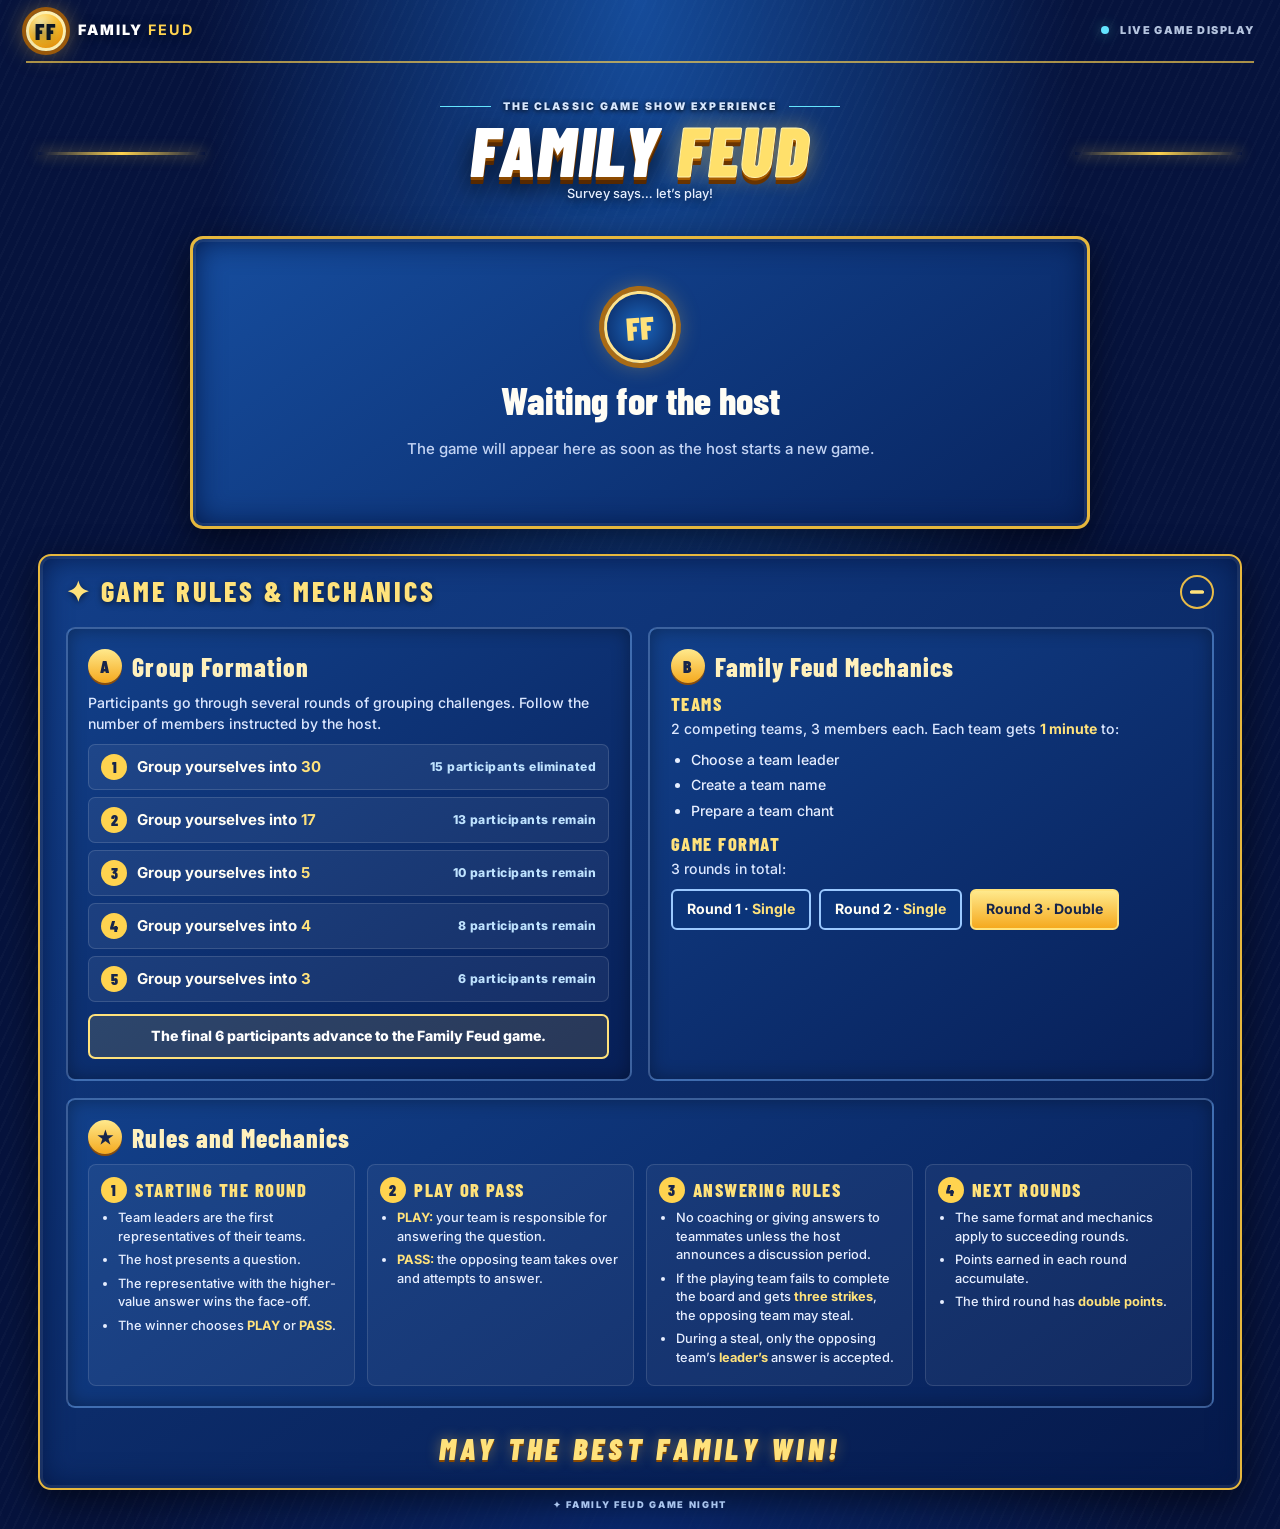
<file: index.html>
<!DOCTYPE html>
<html lang="en">
<head>
  <meta charset="UTF-8"><meta name="viewport" content="width=device-width, initial-scale=1.0">
  <meta name="theme-color" content="#091b48"><title>Family Feud — Game Display</title>
  <link rel="preconnect" href="https://fonts.googleapis.com"><link rel="preconnect" href="https://fonts.gstatic.com" crossorigin>
  <link href="https://fonts.googleapis.com/css2?family=Barlow+Condensed:wght@500;600;700;800;900&family=Inter:wght@400;500;600;700;800&display=swap" rel="stylesheet">
  <link rel="stylesheet" href="styles.css">
</head>
<body data-page="display">
  <header class="topbar"><a class="brand" href="index.html"><span class="brand-mark">FF</span><span>FAMILY <b>FEUD</b></span></a><div class="top-actions"><span class="save-status"><i></i> LIVE GAME DISPLAY</span></div></header>
  <main class="app-shell">
    <section class="hero"><div class="eyebrow"><span class="eyebrow-line"></span> THE CLASSIC GAME SHOW EXPERIENCE <span class="eyebrow-line"></span></div><h1>FAMILY <span>FEUD</span></h1><p class="hero-sub">Survey says… let’s play!</p></section>
    <section class="waiting panel" id="waitingPanel"><div class="waiting-mark">FF</div><h2>Waiting for the host</h2><p>The game will appear here as soon as the host starts a new game.</p></section>
    <section class="game-area hidden" id="gameArea">
      <div class="scoreboard"><article class="score-card score-blue"><div class="score-team-label"><span class="team-dot"></span><span id="team1Name">TEAM ONE</span></div><div class="score-value" id="score1">0</div><div class="score-caption">TOTAL POINTS</div></article><div class="round-center"><span class="round-label">ROUND</span><strong id="roundNumber">01</strong><span class="round-sub" id="roundMultiplier">SINGLE POINTS</span></div><article class="score-card score-red"><div class="score-team-label"><span class="team-dot"></span><span id="team2Name">TEAM TWO</span></div><div class="score-value" id="score2">0</div><div class="score-caption">TOTAL POINTS</div></article></div>
      <div class="display-status"><span class="turn-indicator"><span class="live-dot"></span><span id="turnText">TEAM ONE’S TURN</span></span><span class="question-number" id="questionNumber">QUESTION 01</span></div>
      <section class="question-panel panel"><div class="question-meta"><span class="survey-label">✦ 100 PEOPLE SURVEYED</span><span class="board-count" id="revealedCount">0 OF 6 ANSWERS REVEALED</span></div><h2 id="questionText">Question appears here</h2><div class="answer-board" id="answerBoard" aria-live="polite"></div><div class="board-footer"><span class="board-hint">WATCH THE BOARD — ANSWERS REVEALED BY THE HOST</span><span class="round-bank" id="roundBank">ROUND BANK: 0 PTS</span></div></section>
      <section class="display-strikes panel"><div><span class="strike-heading">STRIKES</span><p>Three strikes gives the other team a chance to steal.</p></div><div class="strikes" aria-label="Current strikes"><span class="strike" id="strike1">X</span><span class="strike" id="strike2">X</span><span class="strike" id="strike3">X</span></div></section>
      <div class="display-message" id="displayMessage" aria-live="polite">Good luck to both teams!</div>
    </section>
    <section class="rules-display panel" id="rulesPanel">
      <details open>
        <summary><span class="rules-title">✦ GAME RULES &amp; MECHANICS</span><span class="rules-toggle" aria-hidden="true"></span></summary>
        <div class="rules-grid">
          <article class="rules-card">
            <h3><span class="rules-tag">A</span> Group Formation</h3>
            <p class="rules-lead">Participants go through several rounds of grouping challenges. Follow the number of members instructed by the host.</p>
            <ol class="formation-list">
              <li><span>Group yourselves into <b>30</b></span><em>15 participants eliminated</em></li>
              <li><span>Group yourselves into <b>17</b></span><em>13 participants remain</em></li>
              <li><span>Group yourselves into <b>5</b></span><em>10 participants remain</em></li>
              <li><span>Group yourselves into <b>4</b></span><em>8 participants remain</em></li>
              <li><span>Group yourselves into <b>3</b></span><em>6 participants remain</em></li>
            </ol>
            <p class="rules-callout">The final 6 participants advance to the Family Feud game.</p>
          </article>
          <article class="rules-card">
            <h3><span class="rules-tag">B</span> Family Feud Mechanics</h3>
            <div class="rules-block">
              <h4>Teams</h4>
              <p>2 competing teams, 3 members each. Each team gets <b>1 minute</b> to:</p>
              <ul><li>Choose a team leader</li><li>Create a team name</li><li>Prepare a team chant</li></ul>
            </div>
            <div class="rules-block">
              <h4>Game Format</h4>
              <p>3 rounds in total:</p>
              <div class="round-chips"><span>Round 1 · <b>Single</b></span><span>Round 2 · <b>Single</b></span><span class="chip-double">Round 3 · <b>Double</b></span></div>
            </div>
          </article>
          <article class="rules-card rules-wide">
            <h3><span class="rules-tag">★</span> Rules and Mechanics</h3>
            <div class="rules-steps">
              <div class="rules-step"><h4><i>1</i> Starting the Round</h4><ul><li>Team leaders are the first representatives of their teams.</li><li>The host presents a question.</li><li>The representative with the higher-value answer wins the face-off.</li><li>The winner chooses <b>PLAY</b> or <b>PASS</b>.</li></ul></div>
              <div class="rules-step"><h4><i>2</i> Play or Pass</h4><ul><li><b>PLAY:</b> your team is responsible for answering the question.</li><li><b>PASS:</b> the opposing team takes over and attempts to answer.</li></ul></div>
              <div class="rules-step"><h4><i>3</i> Answering Rules</h4><ul><li>No coaching or giving answers to teammates unless the host announces a discussion period.</li><li>If the playing team fails to complete the board and gets <b>three strikes</b>, the opposing team may steal.</li><li>During a steal, only the opposing team’s <b>leader’s</b> answer is accepted.</li></ul></div>
              <div class="rules-step"><h4><i>4</i> Next Rounds</h4><ul><li>The same format and mechanics apply to succeeding rounds.</li><li>Points earned in each round accumulate.</li><li>The third round has <b>double points</b>.</li></ul></div>
            </div>
          </article>
        </div>
        <p class="rules-closing">MAY THE BEST FAMILY WIN!</p>
      </details>
    </section>
    <footer class="bottom-note">✦ FAMILY FEUD GAME NIGHT</footer>
  </main>
  <script src="script.js"></script>
</body></html>
</file>
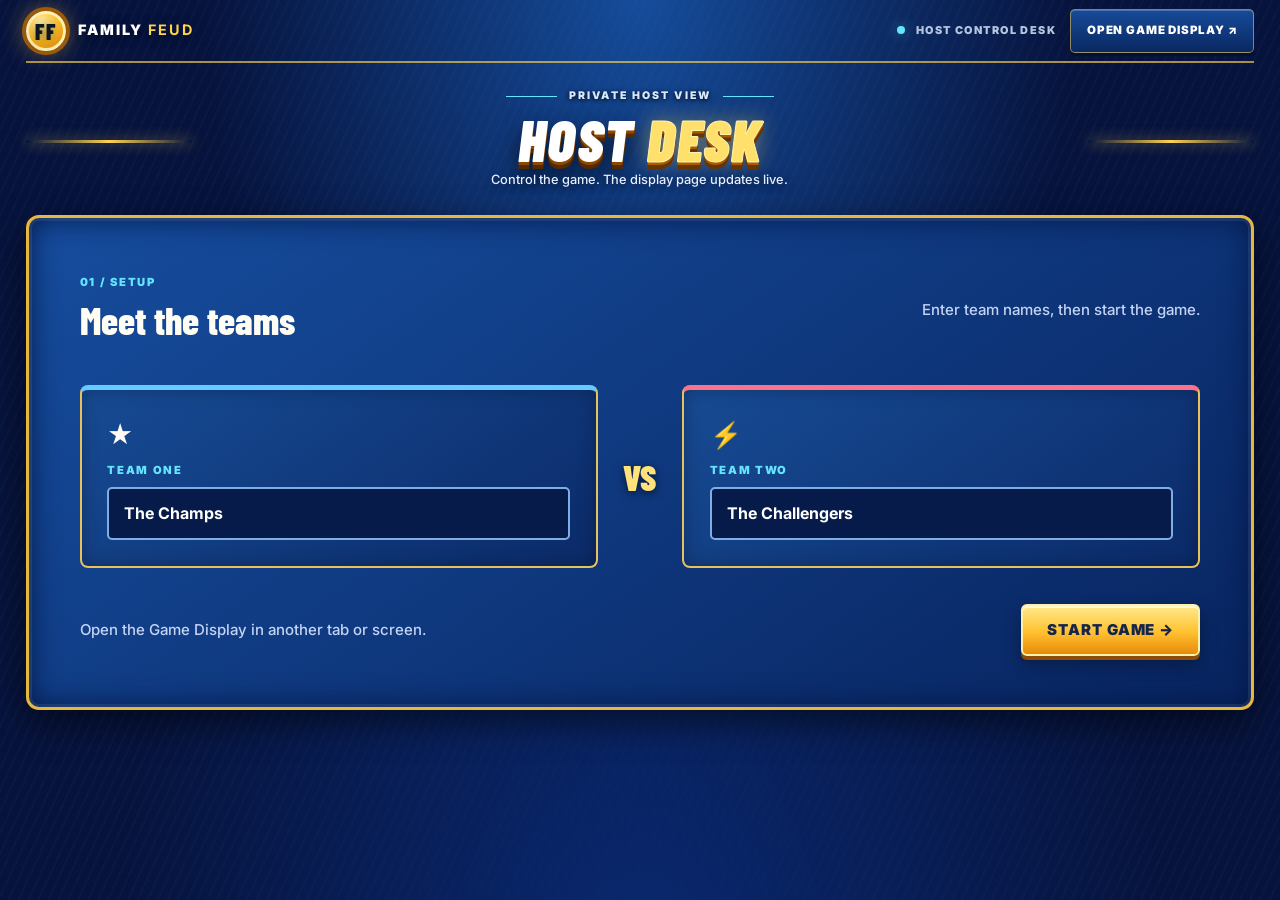
<file: host.html>
<!DOCTYPE html>
<html lang="en">
<head><meta charset="UTF-8"><meta name="viewport" content="width=device-width, initial-scale=1.0"><meta name="theme-color" content="#091b48"><title>Family Feud — Host Control Desk</title>
<link rel="preconnect" href="https://fonts.googleapis.com"><link rel="preconnect" href="https://fonts.gstatic.com" crossorigin><link href="https://fonts.googleapis.com/css2?family=Barlow+Condensed:wght@500;600;700;800;900&family=Inter:wght@400;500;600;700;800&display=swap" rel="stylesheet"><link rel="stylesheet" href="styles.css"></head>
<body data-page="host"><header class="topbar"><a class="brand" href="index.html"><span class="brand-mark">FF</span><span>FAMILY <b>FEUD</b></span></a><div class="top-actions"><span class="save-status"><i></i> HOST CONTROL DESK</span><a class="nav-btn" href="index.html" target="familyFeudDisplay">OPEN GAME DISPLAY ↗</a></div></header>
<main class="app-shell"><section class="hero"><div class="eyebrow"><span class="eyebrow-line"></span> PRIVATE HOST VIEW <span class="eyebrow-line"></span></div><h1>HOST <span>DESK</span></h1><p class="hero-sub">Control the game. The display page updates live.</p></section>
<section class="setup-panel panel" id="setupPanel"><div class="section-heading"><div><span class="step-tag">01 / SETUP</span><h2>Meet the teams</h2></div><p>Enter team names, then start the game.</p></div><div class="team-setup-grid"><label class="team-input-card team-blue"><span class="team-icon">★</span><span class="input-label">TEAM ONE</span><input id="team1Input" maxlength="22" value="The Champs" aria-label="Team one name"></label><div class="versus">VS</div><label class="team-input-card team-red"><span class="team-icon">⚡</span><span class="input-label">TEAM TWO</span><input id="team2Input" maxlength="22" value="The Challengers" aria-label="Team two name"></label></div><div class="setup-bottom"><span class="muted-note">Open the Game Display in another tab or screen.</span><button class="primary-btn" id="startBtn">START GAME →</button></div></section>
<section class="game-area hidden" id="gameArea"><div class="scoreboard"><article class="score-card score-blue"><div class="score-team-label"><span class="team-dot"></span><span id="team1Name">TEAM ONE</span></div><div class="score-value" id="score1">0</div><div class="score-caption">TOTAL POINTS</div></article><div class="round-center"><span class="round-label">ROUND</span><strong id="roundNumber">01</strong><span class="round-sub" id="roundMultiplier">SINGLE POINTS</span></div><article class="score-card score-red"><div class="score-team-label"><span class="team-dot"></span><span id="team2Name">TEAM TWO</span></div><div class="score-value" id="score2">0</div><div class="score-caption">TOTAL POINTS</div></article></div>
<div class="game-toolbar"><div class="turn-indicator"><span class="live-dot"></span><span id="turnText">TEAM ONE’S TURN</span></div><div class="toolbar-actions"><button class="ghost-btn" id="editTeamsBtn">✎ EDIT TEAM NAMES</button><button class="ghost-btn danger-outline" id="newGameBtn">↻ NEW GAME</button></div></div>
<section class="question-panel panel"><div class="question-meta"><span class="question-number" id="questionNumber">QUESTION 01</span><span class="survey-label">✦ 100 PEOPLE SURVEYED</span></div><h2 id="questionText">Question appears here</h2><div class="answer-board" id="answerBoard" aria-live="polite"></div><div class="board-footer"><span id="revealedCount">0 OF 6 ANSWERS REVEALED</span><span class="board-hint">HOST: CLICK A COVERED ANSWER TO REVEAL IT</span></div></section>
<section class="host-controls"><div class="panel control-panel"><div class="control-title"><span class="control-icon">✦</span><div><h3>Round controls</h3><p>Reveal answers and manage the active team.</p></div></div><div class="host-feedback" id="hostFeedback" aria-live="polite">Choose a correct answer on the board above.</div><div class="strikes host-strikes"><span class="strike" id="strike1">X</span><span class="strike" id="strike2">X</span><span class="strike" id="strike3">X</span><span class="strike-label">STRIKES</span></div><div class="control-buttons"><button class="secondary-btn" id="wrongBtn">✕ WRONG ANSWER / STRIKE</button><button class="secondary-btn" id="switchTeamBtn">⇄ SWITCH TEAM</button></div><p class="turn-help" id="turnHelp">After three strikes, the opposing team gets one chance to steal.</p><button class="next-btn" id="nextQuestionBtn" disabled>NEXT QUESTION →</button></div>
<div class="panel rules-panel"><h3>Host quick guide</h3><ol><li>Click a covered answer when the team says it correctly.</li><li>Each wrong answer adds one strike.</li><li>After three strikes, the other team may steal by naming any remaining answer.</li><li>When all answers are revealed, points are awarded automatically.</li><li>Click <b>Next Question</b> to continue. The game will not advance by itself.</li></ol><div class="sync-note"><span class="live-dot"></span> Changes sync to the Game Display page in this browser.</div></div></section></section>
<div class="toast" id="toast" role="status"></div></main>
<div class="modal-backdrop hidden" id="editModal"><section class="modal panel" role="dialog" aria-modal="true" aria-labelledby="editTitle"><h2 id="editTitle">Edit team names</h2><label class="modal-label">TEAM ONE<input id="editTeam1" maxlength="22"></label><label class="modal-label">TEAM TWO<input id="editTeam2" maxlength="22"></label><div class="modal-actions"><button class="secondary-btn" id="cancelEdit">CANCEL</button><button class="primary-btn" id="saveEdit">SAVE NAMES</button></div></section></div>
<script src="script.js"></script></body></html>
</file>
<file: styles.css>
@import url('https://fonts.googleapis.com/css2?family=Barlow+Condensed:wght@500;600;700;800;900&family=Inter:wght@400;500;600;700;800;900&display=swap');
:root{color-scheme:dark;--bg:#080b18;--panel:#11182b;--panel2:#18233b;--line:rgba(255,255,255,.12);--text:#f7f8ff;--muted:#a8b2cc;--gold:#ffc94a;--cyan:#46d9e8;--red:#ff5875;--blue:#4b9cff;--gutter:clamp(14px,2.5vw,42px);--radius:18px}
*{box-sizing:border-box}html{min-width:320px;min-height:100%;background:var(--bg)}body{margin:0;min-height:100vh;color:var(--text);font:500 15px/1.45 Inter,Arial,sans-serif;background:radial-gradient(ellipse at 50% -20%,#283a70 0,#121a35 38%,#080b18 78%);overflow-x:hidden}button,a,input{font:inherit}button{touch-action:manipulation;-webkit-tap-highlight-color:transparent;cursor:pointer}.hidden{display:none!important}
.topbar{width:calc(100% - 2*var(--gutter));max-width:1800px;min-height:72px;margin:auto;display:flex;align-items:center;justify-content:space-between;gap:18px;border-bottom:1px solid var(--line)}.brand{display:flex;align-items:center;gap:12px;color:#fff;text-decoration:none;font-weight:900;letter-spacing:.11em;font-size:.95rem}.brand b{color:var(--gold)}.brand-mark{display:grid;place-items:center;width:43px;height:43px;border-radius:13px;background:linear-gradient(145deg,var(--gold),#ff9d37);color:#14192b;font:900 1.35rem 'Barlow Condensed';box-shadow:0 5px 22px #ffb52b30}.top-actions{display:flex;align-items:center;gap:14px;flex-wrap:wrap}.save-status{font-size:.68rem;letter-spacing:.13em;font-weight:900;color:#cbd5ed}.save-status i,.live-dot{display:inline-block;width:8px;height:8px;border-radius:50%;background:#58e6aa;margin-right:8px;box-shadow:0 0 12px #58e6aa}.nav-btn,.ghost-btn{display:inline-flex;align-items:center;justify-content:center;min-height:44px;padding:10px 16px;border:1px solid #ffffff28;border-radius:10px;background:#ffffff0c;color:#fff;text-decoration:none;font-size:.72rem;font-weight:900;letter-spacing:.07em;transition:.18s}.nav-btn:hover,.ghost-btn:hover,.secondary-btn:hover{background:#ffffff1c;border-color:#ffffff65;transform:translateY(-1px)}
.app-shell{width:calc(100% - 2*var(--gutter));max-width:1800px;margin:auto;padding:clamp(18px,2.4vw,38px) 0 32px}.hero{text-align:center;margin:0 0 clamp(18px,2.6vw,36px)}.eyebrow{display:flex;align-items:center;justify-content:center;gap:12px;color:#b9c8e8;font-size:.66rem;font-weight:900;letter-spacing:.22em}.eyebrow-line{height:1px;width:clamp(22px,4vw,55px);background:var(--gold)}h1{margin:8px 0 3px;font:900 clamp(3.4rem,7.2vw,6.8rem)/.9 'Barlow Condensed',Impact,sans-serif;letter-spacing:.045em;text-shadow:0 8px 30px #0008}h1 span{color:var(--gold)}.hero-sub{margin:10px 0 0;color:#c4cee4;font-size:clamp(.86rem,1.3vw,1.05rem)}
.panel{background:linear-gradient(145deg,#18233beF,#10172beF);border:1px solid var(--line);border-radius:var(--radius);box-shadow:0 18px 55px #0004}.waiting,.setup-panel{padding:clamp(24px,4vw,58px);text-align:center}.waiting-mark{width:72px;height:72px;margin:0 auto 14px;display:grid;place-items:center;border:2px solid var(--gold);border-radius:22px;color:var(--gold);font:900 2rem 'Barlow Condensed';transform:rotate(-4deg)}.waiting h2,.section-heading h2{margin:6px 0;font:800 clamp(1.8rem,3vw,2.7rem) 'Barlow Condensed'}.waiting p,.section-heading p,.muted-note{color:var(--muted)}.primary-btn{display:inline-flex;align-items:center;justify-content:center;min-height:50px;padding:13px 24px;border:0;border-radius:10px;background:linear-gradient(135deg,#ffdc75,#ffad35);color:#1a2034;font-weight:900;letter-spacing:.06em;box-shadow:0 8px 24px #ffb52b24;transition:.18s}.primary-btn:hover,.next-btn:not(:disabled):hover{filter:brightness(1.08);transform:translateY(-2px)}.section-heading{display:flex;justify-content:space-between;align-items:center;gap:18px;text-align:left}.step-tag,.input-label{font-size:.7rem;letter-spacing:.15em;font-weight:900;color:var(--gold)}.team-setup-grid{display:grid;grid-template-columns:minmax(0,1fr) auto minmax(0,1fr);align-items:center;gap:clamp(12px,2vw,26px);margin:clamp(22px,3vw,36px) 0}.team-input-card{display:flex;flex-direction:column;align-items:flex-start;gap:9px;padding:clamp(16px,2vw,26px);border-radius:14px;background:#ffffff08;border:1px solid var(--line);text-align:left}.team-icon{font-size:1.6rem}.team-input-card input,.modal-label input{width:100%;min-width:0;min-height:52px;padding:13px 15px;background:#080e20;border:1px solid #ffffff28;border-radius:9px;color:white;font-size:1rem;font-weight:700}.team-blue{border-top:4px solid var(--blue)}.team-red{border-top:4px solid var(--red)}.versus{font:900 1.7rem 'Barlow Condensed';color:var(--gold)}.setup-bottom{display:flex;align-items:center;justify-content:space-between;gap:16px}
.scoreboard{display:grid;grid-template-columns:minmax(0,1fr) minmax(110px,.32fr) minmax(0,1fr);gap:clamp(10px,1.5vw,22px);align-items:stretch;margin-bottom:clamp(14px,1.8vw,24px)}.score-card{position:relative;overflow:hidden;min-width:0;padding:clamp(17px,2vw,28px);text-align:center;border:1px solid var(--line);border-radius:16px;background:linear-gradient(145deg,#ffffff12,#ffffff05)}.score-card:after{content:"";position:absolute;inset:0 auto 0 0;width:5px;background:var(--blue)}.score-red:after{background:var(--red)}.score-team-label{display:flex;align-items:center;justify-content:center;gap:9px;font-size:clamp(.72rem,1.3vw,1rem);font-weight:900;letter-spacing:.08em;overflow-wrap:anywhere}.team-dot{width:10px;height:10px;border-radius:50%;background:var(--blue);flex:0 0 auto;box-shadow:0 0 12px currentColor}.score-red .team-dot{background:var(--red)}.score-value{margin:8px 0 2px;font:900 clamp(2.6rem,6vw,5rem)/.95 'Barlow Condensed';font-variant-numeric:tabular-nums}.score-caption,.round-label,.round-sub{font-size:.62rem;letter-spacing:.15em;color:var(--muted);font-weight:900}.round-center{display:flex;min-width:0;flex-direction:column;align-items:center;justify-content:center;text-align:center;padding:8px}.round-center strong{font:900 clamp(2.2rem,4.5vw,3.7rem)/1 'Barlow Condensed';color:var(--gold)}.display-status,.game-toolbar{display:flex;justify-content:space-between;align-items:center;gap:14px;margin:14px 0}.turn-indicator{display:flex;align-items:center;gap:4px;font-weight:900;font-size:.82rem;letter-spacing:.07em}.question-number{font-size:.72rem;font-weight:900;letter-spacing:.12em;color:var(--gold)}
.question-panel{padding:clamp(20px,2.6vw,38px);margin:14px 0}.question-meta{display:flex;justify-content:space-between;align-items:center;gap:10px;flex-wrap:wrap}.survey-label{font-size:.68rem;font-weight:900;letter-spacing:.12em;color:var(--gold)}.board-count{font-size:.68rem;color:var(--muted);font-weight:800}.question-panel h2{font:800 clamp(1.7rem,3.6vw,3rem)/1.12 'Barlow Condensed';text-align:center;margin:clamp(14px,2vw,25px) 0 clamp(18px,2.3vw,30px);overflow-wrap:anywhere}.answer-board{display:grid;grid-template-columns:repeat(2,minmax(0,1fr));gap:clamp(9px,1.2vw,16px)}.answer-slot{display:grid;grid-template-columns:clamp(36px,4vw,56px) minmax(0,1fr) auto;align-items:center;gap:12px;min-height:clamp(62px,6.4vw,88px);padding:12px clamp(14px,1.8vw,24px);border:1px solid #ffffff20;border-radius:12px;background:linear-gradient(110deg,#243e70,#17294c);min-width:0;overflow:hidden;transition:background .2s,border-color .2s}.answer-slot.empty{background:linear-gradient(110deg,#213a69,#162847)}.answer-slot.revealed{background:linear-gradient(105deg,#ffda6a,#f4aa39);color:#182139;border-color:#ffe69b;box-shadow:0 7px 22px #ffbd4930}.slot-number{display:grid;place-items:center;width:clamp(32px,3.5vw,44px);height:clamp(32px,3.5vw,44px);border-radius:9px;background:#ffffff12;font:900 1.1rem 'Barlow Condensed';opacity:.95}.revealed .slot-number{background:#17223b18}.slot-answer{min-width:0;font-weight:900;font-size:clamp(.9rem,1.5vw,1.2rem);overflow-wrap:anywhere;line-height:1.2}.slot-points{font:900 clamp(1.25rem,2vw,1.7rem) 'Barlow Condensed';min-width:40px;text-align:right}.board-footer{display:flex;justify-content:space-between;align-items:center;gap:12px;flex-wrap:wrap;margin-top:18px;color:var(--muted);font-size:.66rem;font-weight:900;letter-spacing:.09em}.round-bank{color:var(--gold)}.display-strikes{display:flex;justify-content:space-between;align-items:center;gap:16px;padding:clamp(16px,2vw,24px) clamp(18px,2.5vw,34px)}.strike-heading{font:900 1.25rem 'Barlow Condensed';letter-spacing:.1em;color:var(--gold)}.display-strikes p{margin:4px 0 0;color:var(--muted);font-size:.78rem}.strikes{display:flex;align-items:center;gap:10px}.strike{display:grid;place-items:center;width:clamp(36px,3.5vw,46px);height:clamp(36px,3.5vw,46px);border:2px solid #ffffff35;border-radius:50%;color:#ffffff45;font:900 1.3rem 'Barlow Condensed'}.strike.active{border-color:var(--red);background:#c51f3b;color:#fff;box-shadow:0 0 16px #ff3c5a55}.display-message{text-align:center;color:var(--gold);font-weight:800;padding:16px 8px;min-height:50px}.bottom-note{text-align:center;margin:clamp(18px,3vw,34px) 0 0;color:#8795b5;font-size:.65rem;font-weight:900;letter-spacing:.18em}
.toolbar-actions{display:flex;gap:9px;flex-wrap:wrap}.danger-outline{border-color:#ff5a7066;color:#ff9baa}.host-controls{display:grid;grid-template-columns:minmax(0,1.3fr) minmax(300px,.8fr);gap:clamp(12px,1.6vw,22px);margin-top:16px;align-items:stretch}.control-panel,.rules-panel{padding:clamp(18px,2vw,28px)}.control-title{display:flex;align-items:center;gap:13px}.control-icon{display:grid;place-items:center;width:46px;height:46px;border-radius:13px;background:#ffc94a1b;color:var(--gold);font-size:1.4rem}.control-title h3,.rules-panel h3{margin:0;font:800 1.5rem 'Barlow Condensed'}.control-title p{margin:4px 0 0;color:var(--muted);font-size:.8rem}.host-feedback{margin:17px 0 12px;padding:14px 16px;border-radius:10px;background:#ffffff0b;border:1px solid #ffffff10;color:#e8efff;font-size:.9rem;min-height:50px}.host-strikes{margin:14px 0}.strike-label{font-size:.68rem;letter-spacing:.12em;color:var(--muted);font-weight:900}.control-buttons{display:grid;grid-template-columns:repeat(2,minmax(0,1fr));gap:10px}.secondary-btn{min-height:48px;padding:11px 14px;border:1px solid #ffffff2b;border-radius:10px;background:#ffffff0c;color:#fff;font-weight:900;font-size:.74rem;line-height:1.25}.secondary-btn:disabled,.next-btn:disabled{opacity:.38;cursor:not-allowed}.turn-help{font-size:.78rem;color:var(--muted);line-height:1.5}.next-btn{width:100%;min-height:56px;padding:14px 18px;border:0;border-radius:11px;background:linear-gradient(135deg,#ffdc75,#ffad35);color:#1a2034;font-weight:1000;letter-spacing:.1em;transition:.18s}.rules-panel ol{padding-left:21px;color:#d3def3;font-size:.82rem;line-height:1.75}.rules-panel li{padding-left:4px;margin:7px 0}.sync-note{font-size:.7rem;color:#b9c6e2;margin-top:18px}.modal-backdrop{position:fixed;inset:0;display:grid;place-items:center;padding:20px;background:#020511c9;z-index:10}.modal{width:min(480px,100%);padding:26px}.modal h2{font:800 2rem 'Barlow Condensed';margin-top:0}.modal-label{display:block;margin:14px 0;color:var(--gold);font-size:.7rem;font-weight:900;letter-spacing:.1em}.modal-label input{display:block;margin-top:8px}.modal-actions{display:flex;justify-content:flex-end;gap:10px;margin-top:20px}.toast{position:fixed;left:50%;bottom:22px;transform:translate(-50%,15px);opacity:0;pointer-events:none;padding:13px 20px;border-radius:10px;background:var(--gold);color:#182139;font-weight:900;z-index:20;transition:.2s;text-align:center;max-width:calc(100% - 30px)}.toast.show{opacity:1;transform:translate(-50%,0)}button:focus-visible,a:focus-visible,input:focus-visible{outline:3px solid #fff;outline-offset:3px}
/* Make the game display use the full screen area instead of a narrow centered column. */
body[data-page="display"] .app-shell{max-width:1700px;padding-top:clamp(14px,2vh,28px)}body[data-page="display"] .hero{margin-bottom:clamp(14px,2vh,26px)}body[data-page="display"] .hero h1{font-size:clamp(3rem,6.4vw,6rem)}body[data-page="display"] .question-panel{margin-top:12px}body[data-page="display"] .answer-slot{min-height:clamp(64px,7vh,100px)}
@media(min-width:1500px){body[data-page="display"] .app-shell{max-width:1900px}body[data-page="display"] .answer-board{gap:18px}body[data-page="display"] .question-panel{padding:38px 48px}body[data-page="display"] .answer-slot{min-height:100px}}
@media(max-width:900px){.host-controls{grid-template-columns:1fr}.rules-panel ol{columns:2;column-gap:30px}.rules-panel li{break-inside:avoid}.app-shell{padding-top:20px}}
@media(max-width:680px){.topbar{min-height:62px;gap:8px}.brand{font-size:.78rem;gap:8px}.brand-mark{width:36px;height:36px;border-radius:10px;font-size:1.1rem}.top-actions{gap:7px}.save-status{display:none}.nav-btn{font-size:.62rem;padding:9px 10px;min-height:40px}.app-shell{padding-top:17px}.hero{margin-bottom:20px}.eyebrow{font-size:.55rem;letter-spacing:.12em;gap:7px}.eyebrow-line{width:18px}h1{font-size:clamp(3rem,13vw,4.5rem)}.scoreboard{gap:6px;grid-template-columns:minmax(0,1fr) minmax(56px,.34fr) minmax(0,1fr)}.score-card{padding:13px 7px}.score-team-label{font-size:clamp(.57rem,2.4vw,.78rem);gap:5px;letter-spacing:.02em;line-height:1.2}.score-value{font-size:clamp(2.1rem,10vw,3.2rem)}.round-center{padding:4px 0}.round-center strong{font-size:clamp(1.7rem,7vw,2.4rem)}.round-label,.round-sub,.score-caption{font-size:.5rem;letter-spacing:.06em}.display-status{flex-wrap:wrap;gap:8px}.question-panel{padding:15px;margin:12px 0}.question-panel h2{font-size:clamp(1.5rem,6vw,2rem);text-align:left;margin:14px 0 17px}.answer-board{gap:8px}.answer-slot{min-height:58px;padding:9px;grid-template-columns:31px minmax(0,1fr) auto;gap:8px;border-radius:9px}.slot-number{width:29px;height:29px;font-size:.95rem}.slot-answer{font-size:clamp(.82rem,3vw,1rem)}.slot-points{font-size:1.15rem;min-width:30px}.board-footer{font-size:.57rem;align-items:flex-start}.display-strikes{padding:14px;gap:10px}.strike{width:33px;height:33px}.game-toolbar{align-items:flex-start;flex-direction:column}.toolbar-actions{width:100%;display:grid;grid-template-columns:1fr 1fr}.toolbar-actions>*{min-width:0;padding:9px 7px;font-size:.62rem}.team-setup-grid{gap:10px}.team-input-card{padding:14px}.section-heading{align-items:flex-start;flex-direction:column;gap:4px}.setup-bottom{align-items:stretch;flex-direction:column}.setup-bottom .primary-btn{width:100%}.control-panel,.rules-panel{padding:16px}.control-buttons{grid-template-columns:1fr 1fr}.rules-panel ol{columns:1}.display-message{padding:12px 4px}.bottom-note{margin-top:18px}}
@media(max-width:430px){.topbar{flex-wrap:wrap;justify-content:center;padding:8px 0}.top-actions{width:100%;justify-content:center}.nav-btn{width:100%}.team-setup-grid{grid-template-columns:1fr}.versus{text-align:center;line-height:1}.answer-board{grid-template-columns:1fr}.display-strikes{flex-direction:column;align-items:center;text-align:center}.display-strikes>div:first-child{text-align:center}.strikes{gap:8px}.control-buttons{grid-template-columns:1fr}.modal{padding:18px}.modal-actions{display:grid;grid-template-columns:1fr 1fr}.question-meta{align-items:flex-start}.board-footer{gap:7px}.host-feedback{font-size:.82rem}}
@media(max-width:350px){.scoreboard{grid-template-columns:minmax(0,1fr) 46px minmax(0,1fr);gap:4px}.score-card{padding:10px 4px}.score-team-label{font-size:.55rem}.score-value{font-size:1.9rem}.round-center strong{font-size:1.5rem}.toolbar-actions{grid-template-columns:1fr}.control-buttons{grid-template-columns:1fr}}
@media(orientation:landscape) and (max-height:560px) and (min-width:600px){.topbar{min-height:52px}.app-shell{padding-top:8px}.hero{margin:0 0 10px}.hero h1{font-size:clamp(2.5rem,7vh,4rem)}.hero-sub{margin-top:4px}.score-card{padding:8px 12px}.question-panel{padding:13px 18px;margin:8px 0}.question-panel h2{margin:8px 0 10px}.answer-slot{min-height:46px;padding:6px 10px}.display-strikes{padding:8px 14px}.bottom-note{margin-top:8px}}
@media(prefers-reduced-motion:reduce){*,*::before,*::after{transition:none!important;scroll-behavior:auto!important}}

/* ===== MODERN FULL-VIEWPORT THEME ===== */
:root{
  color-scheme:dark;
  --bg:#0b1020;
  --panel:#151d31;
  --panel2:#1d2942;
  --line:rgba(188,207,255,.15);
  --text:#f5f7ff;
  --muted:#9aa9c5;
  --gold:#b8f36b;
  --cyan:#62e5d2;
  --red:#ff718b;
  --blue:#7c9cff;
  --gutter:clamp(12px,2vw,34px);
  --radius:20px;
}
html{min-height:100%;background:var(--bg)}
body{
  min-height:100vh;min-height:100svh;
  background:radial-gradient(ellipse at 12% 0%,#1c3150 0%,transparent 42%),radial-gradient(ellipse at 100% 100%,#172b3a 0%,transparent 38%),#0b1020;
  color:var(--text);
}
.topbar{width:calc(100% - 2*var(--gutter));max-width:none;min-height:clamp(56px,7vh,76px);border-bottom-color:var(--line)}
.brand{letter-spacing:.13em;font-size:.9rem}.brand b{color:var(--cyan)}
.brand-mark{width:40px;height:40px;border-radius:13px;background:linear-gradient(145deg,#b8f36b,#62e5d2);color:#0c1724;box-shadow:0 8px 26px #62e5d226}
.save-status{color:#b5c4df}.save-status i,.live-dot{background:var(--cyan);box-shadow:0 0 13px #62e5d277}
.nav-btn,.ghost-btn{border:1px solid #9bb4d52b;border-radius:12px;background:#ffffff08;color:#e9f1ff}
.nav-btn:hover,.ghost-btn:hover,.secondary-btn:hover{background:#62e5d21b;border-color:#62e5d277}
.app-shell{width:calc(100% - 2*var(--gutter));max-width:none;padding:clamp(12px,1.8vh,24px) 0 clamp(10px,1.5vh,18px)}
.hero{margin:0 0 clamp(12px,1.8vh,22px)}
.eyebrow{color:#a9bdd7;letter-spacing:.2em}.eyebrow-line{background:var(--cyan)}
h1{font-size:clamp(2.8rem,5.8vw,5.8rem);letter-spacing:.06em;text-shadow:0 8px 34px #0006}
h1 span{color:var(--cyan)}
.hero-sub{margin-top:6px;color:#aab8d0;font-size:clamp(.78rem,1vw,.98rem)}
.panel{background:linear-gradient(145deg,rgba(25,37,60,.96),rgba(17,26,44,.98));border:1px solid var(--line);border-radius:var(--radius);box-shadow:0 16px 44px #02071355}
.primary-btn,.next-btn{background:linear-gradient(120deg,#b8f36b,#62e5d2);color:#0c1923;border-radius:12px;box-shadow:0 8px 24px #62e5d21c}
.primary-btn:hover,.next-btn:not(:disabled):hover{filter:brightness(1.07);transform:translateY(-1px)}
.step-tag,.input-label,.survey-label,.question-number{color:var(--cyan)}
.team-input-card{background:#ffffff06;border-color:var(--line);border-radius:16px}
.team-input-card input,.modal-label input{background:#0d1628;border-color:#a8bdd52b;border-radius:12px}
.team-blue{border-top-color:var(--blue)}.team-red{border-top-color:var(--red)}
.versus{color:var(--cyan)}
.score-card{background:linear-gradient(145deg,#ffffff0d,#ffffff04);border-color:var(--line);border-radius:18px}
.score-card:after{width:4px;background:var(--blue)}.score-red:after{background:var(--red)}
.score-value{color:#f8fbff}.round-center strong{color:var(--cyan)}
.question-panel{background:linear-gradient(145deg,rgba(24,37,60,.98),rgba(16,26,44,.98))}
.question-panel h2{color:#f8faff}
.answer-slot,.answer-slot.empty{background:linear-gradient(110deg,#263b5c,#1a2a43);border-color:#b8c9e52a;border-radius:14px}
.answer-slot.revealed{background:linear-gradient(110deg,#b8f36b,#62e5d2);border-color:#d9ffb6;color:#0b1a24;box-shadow:0 8px 24px #62e5d222}
.slot-number{background:#ffffff12;border-radius:10px}
.revealed .slot-number{background:#10232a18}
.round-bank{color:var(--cyan)}
.display-strikes{background:linear-gradient(120deg,#17263b,#131e32);border-color:var(--line);border-radius:16px}
.strike-heading{color:var(--cyan)}.strike.active{background:#d83e61;border-color:#ff718b;box-shadow:0 0 16px #ff718b44}
.display-message{color:var(--cyan)}
.control-icon{background:#62e5d21a;color:var(--cyan);border-radius:14px}
.host-feedback{background:#0d1729;border-color:#a8bdd51c;border-radius:12px}
.secondary-btn{background:#ffffff08;border-color:#a8bdd52c;border-radius:12px;color:#edf4ff}
.danger-outline{border-color:#ff718b66;color:#ff9aac}
.rules-panel ol{color:#c8d4e9}.sync-note{color:#aabbd4}
.strike{border-color:#a9bdd544;color:#8ea0bc}
.toast{background:var(--cyan);color:#09202a;border-radius:12px}

/* Display: deliberately fills the available viewport on a TV/desktop. */
body[data-page="display"]{height:100vh;height:100svh;min-height:0;overflow:hidden;display:flex;flex-direction:column}
body[data-page="display"] .topbar{flex:0 0 auto}
body[data-page="display"] .app-shell{flex:1 1 auto;min-height:0;display:flex;flex-direction:column;padding-top:clamp(8px,1.3vh,16px);padding-bottom:8px}
body[data-page="display"] .hero{flex:0 0 auto;margin-bottom:clamp(8px,1.2vh,14px)}
body[data-page="display"] .hero h1{font-size:clamp(2.4rem,5.4vw,5.2rem);margin:4px 0 0}
body[data-page="display"] .hero-sub{margin-top:3px}
body[data-page="display"] .game-area{flex:1 1 auto;min-height:0;display:flex;flex-direction:column}
body[data-page="display"] .scoreboard{flex:0 0 auto;grid-template-columns:minmax(0,1fr) minmax(100px,.25fr) minmax(0,1fr);margin-bottom:clamp(7px,1vh,12px);gap:clamp(8px,1.2vw,18px)}
body[data-page="display"] .score-card{padding:clamp(8px,1.2vh,15px) clamp(12px,1.8vw,24px)}
body[data-page="display"] .score-value{font-size:clamp(2.2rem,5.2vw,4.6rem);margin:3px 0}
body[data-page="display"] .round-center strong{font-size:clamp(1.9rem,3.5vw,3rem)}
body[data-page="display"] .display-status{flex:0 0 auto;margin:clamp(5px,.8vh,10px) 0}
body[data-page="display"] .question-panel{flex:1 1 auto;min-height:0;display:flex;flex-direction:column;margin:0 0 clamp(7px,1vh,12px);padding:clamp(12px,1.5vw,22px) clamp(16px,2vw,30px)}
body[data-page="display"] .question-panel h2{font-size:clamp(1.45rem,2.8vw,2.7rem);margin:clamp(6px,1vh,12px) 0 clamp(9px,1.3vh,16px)}
body[data-page="display"] .answer-board{flex:1 1 auto;min-height:0;grid-template-columns:repeat(3,minmax(0,1fr));grid-template-rows:repeat(2,minmax(0,1fr));gap:clamp(8px,1vw,14px)}
body[data-page="display"] .answer-slot{min-height:0;height:100%;padding:clamp(8px,1vw,15px) clamp(10px,1.3vw,18px);grid-template-columns:clamp(32px,3.2vw,48px) minmax(0,1fr) auto;gap:clamp(7px,.9vw,12px)}
body[data-page="display"] .slot-number{width:clamp(30px,3vw,44px);height:clamp(30px,3vw,44px)}
body[data-page="display"] .slot-answer{font-size:clamp(.88rem,1.4vw,1.28rem)}
body[data-page="display"] .slot-points{font-size:clamp(1.1rem,1.7vw,1.65rem)}
body[data-page="display"] .board-footer{flex:0 0 auto;margin-top:clamp(8px,1vh,14px)}
body[data-page="display"] .display-strikes{flex:0 0 auto;padding:clamp(8px,1.1vh,14px) clamp(14px,2vw,24px)}
body[data-page="display"] .display-message{flex:0 0 auto;min-height:0;padding:clamp(5px,.8vh,10px)}
body[data-page="display"] .bottom-note{flex:0 0 auto;margin:4px 0 0;font-size:.58rem}
body[data-page="display"] .waiting{margin:auto;width:min(900px,100%)}

/* Host desk: compact hierarchy with controls visible without wasting screen area. */
body[data-page="host"] .app-shell{padding-top:clamp(10px,1.4vh,18px)}
body[data-page="host"] .hero{margin-bottom:clamp(8px,1.2vh,14px)}
body[data-page="host"] .hero h1{font-size:clamp(2.5rem,4.6vw,4.6rem)}
body[data-page="host"] .scoreboard{margin-bottom:8px}
body[data-page="host"] .score-card{padding:clamp(8px,1vh,14px) 16px}
body[data-page="host"] .score-value{font-size:clamp(2rem,4vw,3.5rem);margin:3px 0}
body[data-page="host"] .game-toolbar{margin:7px 0;align-items:center}
body[data-page="host"] .question-panel{margin:8px 0;padding:clamp(12px,1.4vw,20px)}
body[data-page="host"] .question-panel h2{font-size:clamp(1.4rem,2.5vw,2.3rem);margin:8px 0 12px}
body[data-page="host"] .answer-board{grid-template-columns:repeat(3,minmax(0,1fr));gap:8px}
body[data-page="host"] .answer-slot{min-height:clamp(48px,6vh,68px);padding:8px 10px;grid-template-columns:32px minmax(0,1fr) auto;gap:8px}
body[data-page="host"] .slot-number{width:30px;height:30px}
body[data-page="host"] .host-controls{grid-template-columns:minmax(0,1.2fr) minmax(280px,.8fr);gap:10px;margin-top:8px}
body[data-page="host"] .control-panel,body[data-page="host"] .rules-panel{padding:clamp(12px,1.3vw,18px)}
body[data-page="host"] .control-title h3,body[data-page="host"] .rules-panel h3{font-size:1.3rem}
body[data-page="host"] .host-feedback{margin:8px 0;padding:9px 12px;min-height:0}
body[data-page="host"] .host-strikes{margin:8px 0}
body[data-page="host"] .turn-help{margin:7px 0;font-size:.72rem}
body[data-page="host"] .next-btn{min-height:46px}
body[data-page="host"] .rules-panel ol{font-size:.74rem;line-height:1.45;margin:8px 0;padding-left:18px}
body[data-page="host"] .rules-panel li{margin:4px 0}
body[data-page="host"] .sync-note{margin-top:8px}

@media(max-width:900px){
  body[data-page="display"]{height:auto;min-height:100svh;overflow-x:hidden;overflow-y:auto}
  body[data-page="display"] .app-shell{display:block;min-height:calc(100svh - 62px)}
  body[data-page="display"] .game-area{display:block}
  body[data-page="display"] .question-panel{display:block}
  body[data-page="display"] .answer-board{grid-template-columns:repeat(2,minmax(0,1fr));grid-template-rows:auto}
  body[data-page="display"] .answer-slot{height:auto;min-height:clamp(60px,8vh,84px)}
  body[data-page="host"] .host-controls{grid-template-columns:1fr 1fr}
}
@media(max-width:640px){
  .topbar{min-height:58px}.brand{font-size:.75rem}.brand-mark{width:34px;height:34px}.nav-btn{font-size:.59rem;padding:8px 10px;min-height:38px}
  .app-shell{padding-top:12px}
  .hero{margin-bottom:14px}.eyebrow{font-size:.52rem;letter-spacing:.1em}h1{font-size:clamp(2.5rem,12vw,4rem)}
  body[data-page="display"] .hero h1{font-size:clamp(2.4rem,11vw,3.7rem)}
  body[data-page="display"] .scoreboard{grid-template-columns:minmax(0,1fr) 56px minmax(0,1fr);gap:5px}
  body[data-page="display"] .score-card{padding:10px 5px}
  body[data-page="display"] .score-team-label{font-size:clamp(.55rem,2.5vw,.76rem);letter-spacing:0;gap:5px}
  body[data-page="display"] .score-value{font-size:clamp(1.8rem,8vw,2.7rem)}
  body[data-page="display"] .round-center strong{font-size:1.7rem}
  body[data-page="display"] .round-label,body[data-page="display"] .round-sub,body[data-page="display"] .score-caption{font-size:.45rem;letter-spacing:0}
  body[data-page="display"] .display-status{flex-wrap:wrap}
  body[data-page="display"] .question-panel{padding:14px}
  body[data-page="display"] .question-panel h2{font-size:1.5rem;text-align:left}
  body[data-page="display"] .answer-board{grid-template-columns:1fr;gap:7px}
  body[data-page="display"] .answer-slot{min-height:56px;padding:8px 10px}
  body[data-page="display"] .display-strikes{flex-direction:row;text-align:left}
  body[data-page="display"] .display-strikes p{font-size:.68rem}
  body[data-page="display"] .strike{width:32px;height:32px}
  body[data-page="host"] .scoreboard{grid-template-columns:minmax(0,1fr) 56px minmax(0,1fr);gap:5px}
  body[data-page="host"] .score-card{padding:10px 5px}
  body[data-page="host"] .score-team-label{font-size:.65rem;letter-spacing:0}
  body[data-page="host"] .score-value{font-size:2rem}
  body[data-page="host"] .round-center strong{font-size:1.6rem}
  body[data-page="host"] .game-toolbar{align-items:flex-start;flex-direction:column}
  body[data-page="host"] .toolbar-actions{width:100%;display:grid;grid-template-columns:1fr 1fr}
  body[data-page="host"] .answer-board{grid-template-columns:repeat(2,minmax(0,1fr))}
  body[data-page="host"] .host-controls{grid-template-columns:1fr}
  body[data-page="host"] .control-buttons{grid-template-columns:1fr 1fr}
  .team-setup-grid{grid-template-columns:1fr;gap:9px}.versus{text-align:center;line-height:1}
  .section-heading{align-items:flex-start;flex-direction:column;gap:3px}.setup-bottom{align-items:stretch;flex-direction:column}.setup-bottom .primary-btn{width:100%}
}
@media(max-width:390px){
  .topbar{flex-wrap:wrap;justify-content:center;padding:7px 0}.top-actions{width:100%;justify-content:center}.nav-btn{width:100%}
  body[data-page="display"] .display-strikes{flex-direction:column;align-items:center;text-align:center}
  body[data-page="host"] .control-buttons{grid-template-columns:1fr}
  body[data-page="host"] .toolbar-actions{grid-template-columns:1fr}
  .board-footer{font-size:.55rem;gap:6px}
}
@media(orientation:landscape) and (max-height:650px) and (min-width:641px){
  body[data-page="display"] .topbar{min-height:48px}
  body[data-page="display"] .app-shell{padding-top:5px}
  body[data-page="display"] .hero{margin-bottom:5px}
  body[data-page="display"] .hero h1{font-size:clamp(2rem,5vh,3.3rem)}
  body[data-page="display"] .hero-sub{display:none}
  body[data-page="display"] .score-card{padding:5px 12px}
  body[data-page="display"] .question-panel{padding:8px 14px}
  body[data-page="display"] .question-panel h2{margin:4px 0 7px;font-size:clamp(1.2rem,3vh,1.8rem)}
  body[data-page="display"] .answer-slot{padding:5px 9px}
  body[data-page="display"] .display-strikes{padding:5px 12px}
  body[data-page="display"] .display-message{padding:3px}
  body[data-page="host"] .hero-sub{display:none}
  body[data-page="host"] .host-controls{gap:8px}
}
@media(prefers-reduced-motion:reduce){*,*::before,*::after{transition:none!important}}

/* CLASSIC TELEVISION GAME-SHOW THEME — visual layer only */
:root{
  --bg:#06133d;--panel:#0b2867;--panel2:#123b83;--line:rgba(255,215,91,.48);
  --text:#fffdf4;--muted:#c3d4f4;--gold:#ffd34f;--cyan:#64e5ff;
  --red:#ff4c63;--blue:#2b9dff;--radius:12px;
}
html{background:#06133d}
body{
  background:
    radial-gradient(ellipse at 50% 0%,rgba(32,117,222,.58),transparent 48%),
    radial-gradient(ellipse at 50% 110%,rgba(10,44,119,.9),transparent 58%),
    repeating-linear-gradient(115deg,rgba(255,255,255,.018) 0 2px,transparent 2px 9px),
    #06133d;
}
.topbar{border-bottom:2px solid rgba(255,211,79,.65);max-width:2000px}
.brand{letter-spacing:.14em;text-shadow:0 2px 12px #0008}
.brand-mark{border-radius:50%;border:3px solid #fff1b0;background:radial-gradient(circle at 35% 25%,#fff2a9,#ffbd26 55%,#d97800);box-shadow:0 0 0 4px #9b5a0c,0 0 24px #ffc83f88}
.brand b{color:var(--gold)}
.nav-btn,.ghost-btn{border:1px solid #ffd34f88;border-radius:5px;background:linear-gradient(#174b9a,#0a2861);box-shadow:inset 0 1px #ffffff35,0 3px 0 #03102e;color:#fff}
.app-shell{max-width:2000px}
.hero{position:relative;padding:clamp(5px,1vw,14px) 0 clamp(8px,1.2vw,16px)}
.hero:before,.hero:after{content:"";position:absolute;top:50%;width:clamp(25px,13vw,220px);height:3px;background:linear-gradient(90deg,transparent,var(--gold),transparent);box-shadow:0 0 13px #ffd34f88}
.hero:before{left:0}.hero:after{right:0}
.eyebrow{color:#d8e8ff;text-shadow:0 1px 5px #000}
h1{font-family:'Barlow Condensed',Impact,sans-serif;font-style:italic;letter-spacing:.025em;font-size:clamp(3.8rem,8vw,7.5rem);color:#fff;text-shadow:0 3px 0 #8c4a00,0 7px 0 #572900,0 12px 24px #000b}
h1 span{color:#ffe06b;-webkit-text-stroke:1px #fff3b0;text-shadow:0 3px 0 #a85c00,0 7px 0 #693400,0 0 22px #ffcf4d77}
.hero-sub{color:#e6efff;text-shadow:0 2px 8px #0008}
.panel{background:linear-gradient(145deg,rgba(19,64,139,.98),rgba(5,25,75,.98));border:2px solid #e7b83d;border-radius:13px;box-shadow:inset 0 0 0 3px rgba(255,255,255,.08),inset 0 0 30px #031747,0 12px 35px #0008}
.waiting,.setup-panel{background:linear-gradient(145deg,#164d9e,#08245f);border-width:3px}
.waiting-mark{border:3px solid #ffe38b;border-radius:50%;background:radial-gradient(circle,#1c66bd,#08235b);box-shadow:0 0 0 5px #a86b16,0 0 25px #ffcf4f66;color:#ffe17b}
.primary-btn{border:2px solid #fff0a8;border-radius:6px;background:linear-gradient(180deg,#ffe98c 0%,#ffc12f 55%,#e88b0a 100%);color:#17254b;box-shadow:inset 0 2px #fff9d5,0 4px 0 #8d4d08,0 8px 18px #0005;text-transform:uppercase}
.primary-btn:active,.secondary-btn:active,.next-btn:active{transform:translateY(2px)}
.scoreboard{gap:clamp(10px,2vw,26px)}
.score-card{border:3px solid #f5d16a;border-radius:10px;background:linear-gradient(145deg,#1554a6,#09245f);box-shadow:inset 0 0 0 3px #ffffff18,inset 0 -16px 30px #031741,0 7px 0 #041538,0 12px 22px #0007}
.score-card:after{width:8px;background:linear-gradient(#6fd3ff,#0877db)}
.score-red:after{background:linear-gradient(#ffabb4,#e31f42)}
.score-blue{border-color:#72cfff}.score-red{border-color:#ff9aa8}
.score-team-label{color:#fff;text-shadow:0 2px 6px #0008;letter-spacing:.1em}
.team-dot{box-shadow:0 0 0 3px #ffffff35,0 0 14px currentColor}
.score-value{color:#fff5c8;text-shadow:0 3px 0 #804c05,0 0 18px #ffd34f55;font-size:clamp(3rem,6vw,5.7rem)}
.score-caption,.round-label,.round-sub{color:#c7dafa}
.round-center{border:2px solid #e8bb48;border-radius:9px;background:linear-gradient(145deg,#0c367e,#061b4b);box-shadow:inset 0 0 18px #0008,0 5px 0 #031438}
.round-center strong{color:#ffe16d;text-shadow:0 2px 0 #8a4a00,0 0 15px #ffce4e66}
.turn-indicator{color:#fff;text-shadow:0 2px 6px #0008}
.question-number,.survey-label{color:#ffe27b}
.question-panel{position:relative;background:linear-gradient(150deg,#0c347b,#061b50);border:3px solid #eac14f;box-shadow:inset 0 0 0 4px #ffffff13,inset 0 0 36px #020e35,0 10px 30px #0008}
.question-panel:before{content:"";position:absolute;inset:7px;border:1px solid #ffffff20;border-radius:7px;pointer-events:none}
.question-panel h2{color:#fff;text-shadow:0 2px 7px #0009}
.answer-board{gap:clamp(9px,1.2vw,17px)}
.answer-slot,.answer-slot.empty{
  border:2px solid #9bc9ff;border-radius:7px;
  background:linear-gradient(145deg,#1d69bd 0%,#0d3e8d 55%,#082b69 100%);
  box-shadow:inset 0 2px 0 #ffffff35,inset 0 -5px 12px #031943,0 4px 0 #041638,0 7px 12px #0005;
  color:#fff;position:relative;
}
.answer-slot.empty:after{content:"";position:absolute;inset:5px;border:1px solid #ffffff22;border-radius:3px;pointer-events:none}
.answer-slot.revealed{
  background:linear-gradient(180deg,#fff0a1 0%,#ffd34f 52%,#e99b19 100%);
  color:#15264d;border:2px solid #fff2b0;
  box-shadow:inset 0 2px 0 #fff,0 4px 0 #945b08,0 7px 15px #0006;
}
.slot-number{border-radius:5px;background:#ffffff1c;border:1px solid #ffffff40;color:#fff}
.revealed .slot-number{color:#17264b;background:#ffffff45;border-color:#a96b13}
.slot-answer{font-size:clamp(1rem,1.6vw,1.35rem);letter-spacing:.025em;text-shadow:0 1px 4px #0006}
.revealed .slot-answer{text-shadow:none}
.slot-points{color:inherit;text-shadow:0 1px 4px #0005}
.board-footer{color:#d0def7}.round-bank{color:#ffe27b}
.display-strikes{border:2px solid #e8bb48;background:linear-gradient(100deg,#0d347b,#071d52);box-shadow:inset 0 0 18px #0006,0 5px 0 #031438}
.strike-heading{color:#ffe27b;text-shadow:0 1px 5px #0008}
.strike{border:2px solid #8aa8d3;background:#0a245b;color:#9eb4d8;box-shadow:inset 0 2px 8px #0008}
.strike.active{border:2px solid #ffc0c6;background:radial-gradient(circle at 35% 25%,#ff8b98,#c90d35 65%,#70051d);box-shadow:0 0 0 3px #6c0b25,0 0 20px #ff2d5577;color:#fff}
.display-message{color:#ffe27b;text-shadow:0 1px 7px #0008}
.team-input-card{background:linear-gradient(145deg,#174b94,#0b2a68);border:2px solid #e6c15c;border-radius:8px;box-shadow:inset 0 0 18px #0004}
.team-blue{border-top:5px solid #64caff}.team-red{border-top:5px solid #ff7188}
.team-input-card input,.modal-label input{background:#061b4a;border:2px solid #7faee4;border-radius:5px;color:#fff}
.versus{color:#ffe27b;text-shadow:0 2px 8px #0009;font-size:2.2rem}
.control-panel,.rules-panel{background:linear-gradient(145deg,#10418e,#071f57);border:2px solid #dcb64d;border-radius:9px;box-shadow:inset 0 0 20px #0005,0 6px 0 #031438}
.control-icon{border:2px solid #f2ca59;border-radius:50%;background:#0b2c6b;color:#ffe27b}
.control-title h3,.rules-panel h3{color:#fff1bd;text-shadow:0 2px 5px #0008}
.host-feedback{background:#061b4a;border:1px solid #729ed4;border-radius:6px;color:#fff}
.secondary-btn{border:2px solid #8bb9e9;border-radius:5px;background:linear-gradient(#1c5eae,#0b3479);color:#fff;box-shadow:inset 0 1px #ffffff35,0 3px 0 #031438}
.secondary-btn:hover{background:linear-gradient(#2877cc,#10458f)}
.danger-outline{border-color:#ff8195;color:#ffdce1;background:linear-gradient(#9e1d3d,#67102b)}
.next-btn{border:2px solid #fff0a8;border-radius:6px;background:linear-gradient(#ffe98c,#f5a91e);color:#17254b;box-shadow:inset 0 2px #fff9d5,0 4px 0 #8d4d08;text-transform:uppercase}
.next-btn:disabled{filter:grayscale(.7);opacity:.55;box-shadow:none}
.rules-panel ol{color:#e1eaff}.sync-note{color:#d1e2ff}
.toast{background:#ffe078;color:#13234b;border:2px solid #fff4b5}
.modal-backdrop{background:#020a20d9}.modal{background:linear-gradient(145deg,#164d9e,#071f57);border:2px solid #e9c354}
.bottom-note{color:#a9c4ed}
@media(max-width:900px){.hero:before,.hero:after{display:none}}
@media(max-width:640px){
  .panel{border-radius:9px}.hero h1{font-size:clamp(3rem,13vw,4.2rem)}
  .score-card{border-width:2px}.question-panel{border-width:2px}
  .answer-slot,.answer-slot.empty,.answer-slot.revealed{border-width:1px}
  .host-controls .panel{padding:14px}
}

/* DISPLAY BOARD FIX: balanced 3-left / 3-right answer columns, normal page flow. */
body[data-page="display"]{
  height:auto;
  min-height:100vh;
  min-height:100svh;
  overflow-x:hidden;
  overflow-y:auto;
  display:block;
}
body[data-page="display"] .app-shell{
  display:block;
  width:calc(100% - 2*clamp(14px,3vw,40px));
  max-width:1480px;
  min-height:0;
  padding:clamp(12px,1.8vw,24px) 0 18px;
}
body[data-page="display"] .hero{margin-bottom:clamp(10px,1.5vw,18px)}
body[data-page="display"] .hero h1{font-size:clamp(2.8rem,5.5vw,5rem)}
body[data-page="display"] .game-area{display:block;min-height:0}
body[data-page="display"] .scoreboard{margin-bottom:10px}
body[data-page="display"] .display-status{margin:8px 0}
body[data-page="display"] .question-panel{
  display:block;
  min-height:0;
  margin:0 0 10px;
  padding:clamp(12px,1.5vw,20px) clamp(14px,2vw,26px);
}
body[data-page="display"] .question-panel h2{
  margin:8px 0 12px;
  font-size:clamp(1.45rem,2.7vw,2.5rem);
}
body[data-page="display"] .answer-board{
  display:grid;
  grid-auto-flow:column; /* fill down each column: 1 2 3 | 4 5 6 */
  grid-template-columns:repeat(2,minmax(0,1fr));
  grid-template-rows:repeat(3,minmax(64px,auto));
  gap:clamp(8px,1vw,13px);
  min-height:0;
}
body[data-page="display"] .answer-slot{
  height:auto;
  min-height:clamp(64px,7.2vw,82px);
  padding:9px clamp(10px,1.3vw,18px);
  grid-template-columns:clamp(30px,3vw,42px) minmax(0,1fr) auto;
  gap:clamp(6px,.8vw,11px);
}
body[data-page="display"] .slot-number{width:clamp(29px,3vw,40px);height:clamp(29px,3vw,40px)}
body[data-page="display"] .slot-answer{font-size:clamp(.85rem,1.35vw,1.15rem)}
body[data-page="display"] .slot-points{min-width:32px;font-size:clamp(1.05rem,1.6vw,1.45rem)}
body[data-page="display"] .board-footer{margin-top:10px}
body[data-page="display"] .display-strikes{padding:10px 18px}
body[data-page="display"] .display-message{padding:7px 8px;min-height:0}
body[data-page="display"] .bottom-note{margin:8px 0 0}

@media(max-width:640px){
  body[data-page="display"] .answer-board{grid-template-columns:repeat(2,minmax(0,1fr));grid-template-rows:repeat(3,minmax(58px,auto));gap:7px}
  body[data-page="display"] .answer-slot{min-height:58px;padding:7px 8px;grid-template-columns:25px minmax(0,1fr) auto;gap:5px}
  body[data-page="display"] .slot-number{width:24px;height:24px;font-size:.9rem}
  body[data-page="display"] .slot-answer{font-size:clamp(.72rem,2.5vw,.9rem)}
  body[data-page="display"] .slot-points{min-width:24px;font-size:1rem}
  body[data-page="display"] .question-panel h2{font-size:1.35rem}
}
@media(max-width:390px){
  body[data-page="display"] .answer-slot{grid-template-columns:22px minmax(0,1fr) auto;padding:6px;gap:4px}
  body[data-page="display"] .slot-number{width:21px;height:21px;font-size:.8rem}
  body[data-page="display"] .slot-answer{font-size:.68rem}
  body[data-page="display"] .slot-points{min-width:20px;font-size:.9rem}
}

/* Keep the host answer board arranged like the audience display: 3 left, 3 right. */
body[data-page="host"] .answer-board{
  grid-template-columns:repeat(2,minmax(0,1fr));
  grid-template-rows:repeat(3,minmax(58px,auto));
  grid-auto-flow:column;
  align-items:stretch;
}
body[data-page="host"] .answer-slot{min-width:0;}
@media(max-width:640px){
  body[data-page="host"] .answer-board{
    grid-template-columns:repeat(2,minmax(0,1fr));
    grid-template-rows:repeat(3,minmax(54px,auto));
    grid-auto-flow:column;
  }
  body[data-page="host"] .answer-slot{min-height:54px;padding:7px 8px;gap:6px;}
}
@media(max-width:390px){
  body[data-page="host"] .answer-board{grid-template-columns:repeat(2,minmax(0,1fr));}
  body[data-page="host"] .answer-slot{grid-template-columns:22px minmax(0,1fr) auto;padding:6px;gap:4px;}
  body[data-page="host"] .slot-number{width:21px;height:21px;font-size:.8rem;}
  body[data-page="host"] .slot-answer{font-size:.68rem;}
  body[data-page="host"] .slot-points{min-width:20px;font-size:.9rem;}
}

/* Host-only: unrevealed answers are visible to the host (dimmed) but stay hidden on the display until clicked. */
body[data-page="host"] .answer-slot.host-peek{cursor:pointer;opacity:.78}
body[data-page="host"] .answer-slot.host-peek .slot-answer,body[data-page="host"] .answer-slot.host-peek .slot-points{color:#dbe9ff}
body[data-page="host"] .answer-slot.host-peek:hover{opacity:1;border-color:#ffe27b}

/* ===== GAME RULES PANEL (display page) ===== */
.rules-display{margin:clamp(14px,2vw,26px) 0 0;padding:0;overflow:hidden}
.rules-display summary{list-style:none;display:flex;align-items:center;justify-content:space-between;gap:12px;padding:clamp(12px,1.4vw,18px) clamp(16px,2vw,28px);cursor:pointer;user-select:none}
.rules-display summary::-webkit-details-marker{display:none}
.rules-title{font:800 clamp(1.3rem,2.2vw,1.9rem) 'Barlow Condensed',sans-serif;letter-spacing:.1em;color:#ffe27b;text-shadow:0 2px 6px #0008}
.rules-toggle{width:34px;height:34px;border:2px solid #e8bb48;border-radius:50%;background:#0b2c6b;position:relative;flex:0 0 auto}
.rules-toggle:before,.rules-toggle:after{content:"";position:absolute;left:50%;top:50%;width:14px;height:3px;background:#ffe27b;border-radius:2px;transform:translate(-50%,-50%)}
.rules-toggle:after{transform:translate(-50%,-50%) rotate(90deg);transition:.2s}
.rules-display details[open] .rules-toggle:after{transform:translate(-50%,-50%) rotate(0)}
.rules-grid{display:grid;grid-template-columns:repeat(2,minmax(0,1fr));gap:clamp(10px,1.3vw,18px);padding:0 clamp(14px,2vw,26px) clamp(10px,1.4vw,18px)}
.rules-card{padding:clamp(14px,1.6vw,22px);border:2px solid #9bc9ff55;border-radius:9px;background:linear-gradient(145deg,#12408a,#071f57);box-shadow:inset 0 0 18px #0005;min-width:0}
.rules-wide{grid-column:1/-1}
.rules-card h3{display:flex;align-items:center;gap:10px;margin:0 0 10px;font:800 clamp(1.3rem,2vw,1.75rem) 'Barlow Condensed',sans-serif;letter-spacing:.04em;color:#fff1bd}
.rules-tag{display:grid;place-items:center;width:34px;height:34px;border-radius:50%;background:linear-gradient(#ffe98c,#f5a91e);color:#17254b;font:900 1.1rem 'Barlow Condensed',sans-serif;box-shadow:0 2px 0 #8d4d08}
.rules-card p{margin:0 0 10px;color:#dbe7ff;font-size:clamp(.82rem,1.1vw,.98rem)}
.rules-card ul{margin:6px 0 0;padding-left:20px;color:#e6eeff;font-size:clamp(.82rem,1.1vw,.98rem)}
.rules-card li{margin:5px 0}
.rules-card b{color:#ffe27b}
.formation-list{list-style:none;margin:0;padding:0!important;counter-reset:f}
.formation-list li{counter-increment:f;display:flex;align-items:center;justify-content:space-between;gap:10px;flex-wrap:wrap;margin:7px 0;padding:9px 12px;border-radius:7px;background:#ffffff0f;border:1px solid #ffffff22;font-weight:700}
.formation-list li:before{content:counter(f);display:grid;place-items:center;width:26px;height:26px;border-radius:50%;background:#ffd34f;color:#17254b;font:900 .95rem 'Barlow Condensed';flex:0 0 auto}
.formation-list li span{flex:1 1 150px}
.formation-list em{font-style:normal;font-size:.76rem;font-weight:800;letter-spacing:.04em;color:#bfe3ff}
.rules-callout{margin:12px 0 0!important;padding:10px 14px;border:2px solid #ffe27b;border-radius:7px;background:#ffd34f22;color:#fff!important;font-weight:800;text-align:center}
.rules-block{margin-bottom:12px}
.rules-block h4,.rules-step h4{margin:0 0 4px;font:800 1.15rem 'Barlow Condensed',sans-serif;letter-spacing:.08em;color:#ffe27b;text-transform:uppercase}
.round-chips{display:flex;flex-wrap:wrap;gap:8px}
.round-chips span{padding:8px 14px;border:2px solid #9bc9ff;border-radius:6px;background:#0b3479;font-weight:700;font-size:.88rem}
.round-chips .chip-double{border-color:#ffe27b;background:linear-gradient(#ffe98c,#f5a91e);color:#17254b}
.round-chips .chip-double b{color:#17254b}
.rules-steps{display:grid;grid-template-columns:repeat(4,minmax(0,1fr));gap:12px}
.rules-step{padding:12px;border-radius:8px;background:#ffffff0c;border:1px solid #ffffff1f;min-width:0}
.rules-step h4{display:flex;align-items:center;gap:8px;margin-bottom:6px}
.rules-step h4 i{display:grid;place-items:center;width:26px;height:26px;border-radius:50%;background:#ffd34f;color:#17254b;font:900 .95rem 'Barlow Condensed';font-style:normal;flex:0 0 auto}
.rules-step ul{padding-left:17px!important;font-size:clamp(.78rem,1vw,.9rem)!important}
.rules-closing{margin:0;padding:4px 12px clamp(14px,1.8vw,22px);text-align:center;font:900 clamp(1.2rem,2.4vw,1.9rem) 'Barlow Condensed',sans-serif;font-style:italic;letter-spacing:.14em;color:#ffe27b;text-shadow:0 2px 0 #8a4a00,0 0 14px #ffce4e66}
@media(max-width:1100px){.rules-steps{grid-template-columns:repeat(2,minmax(0,1fr))}}
@media(max-width:760px){.rules-grid{grid-template-columns:1fr}.rules-steps{grid-template-columns:1fr}}
</file>
